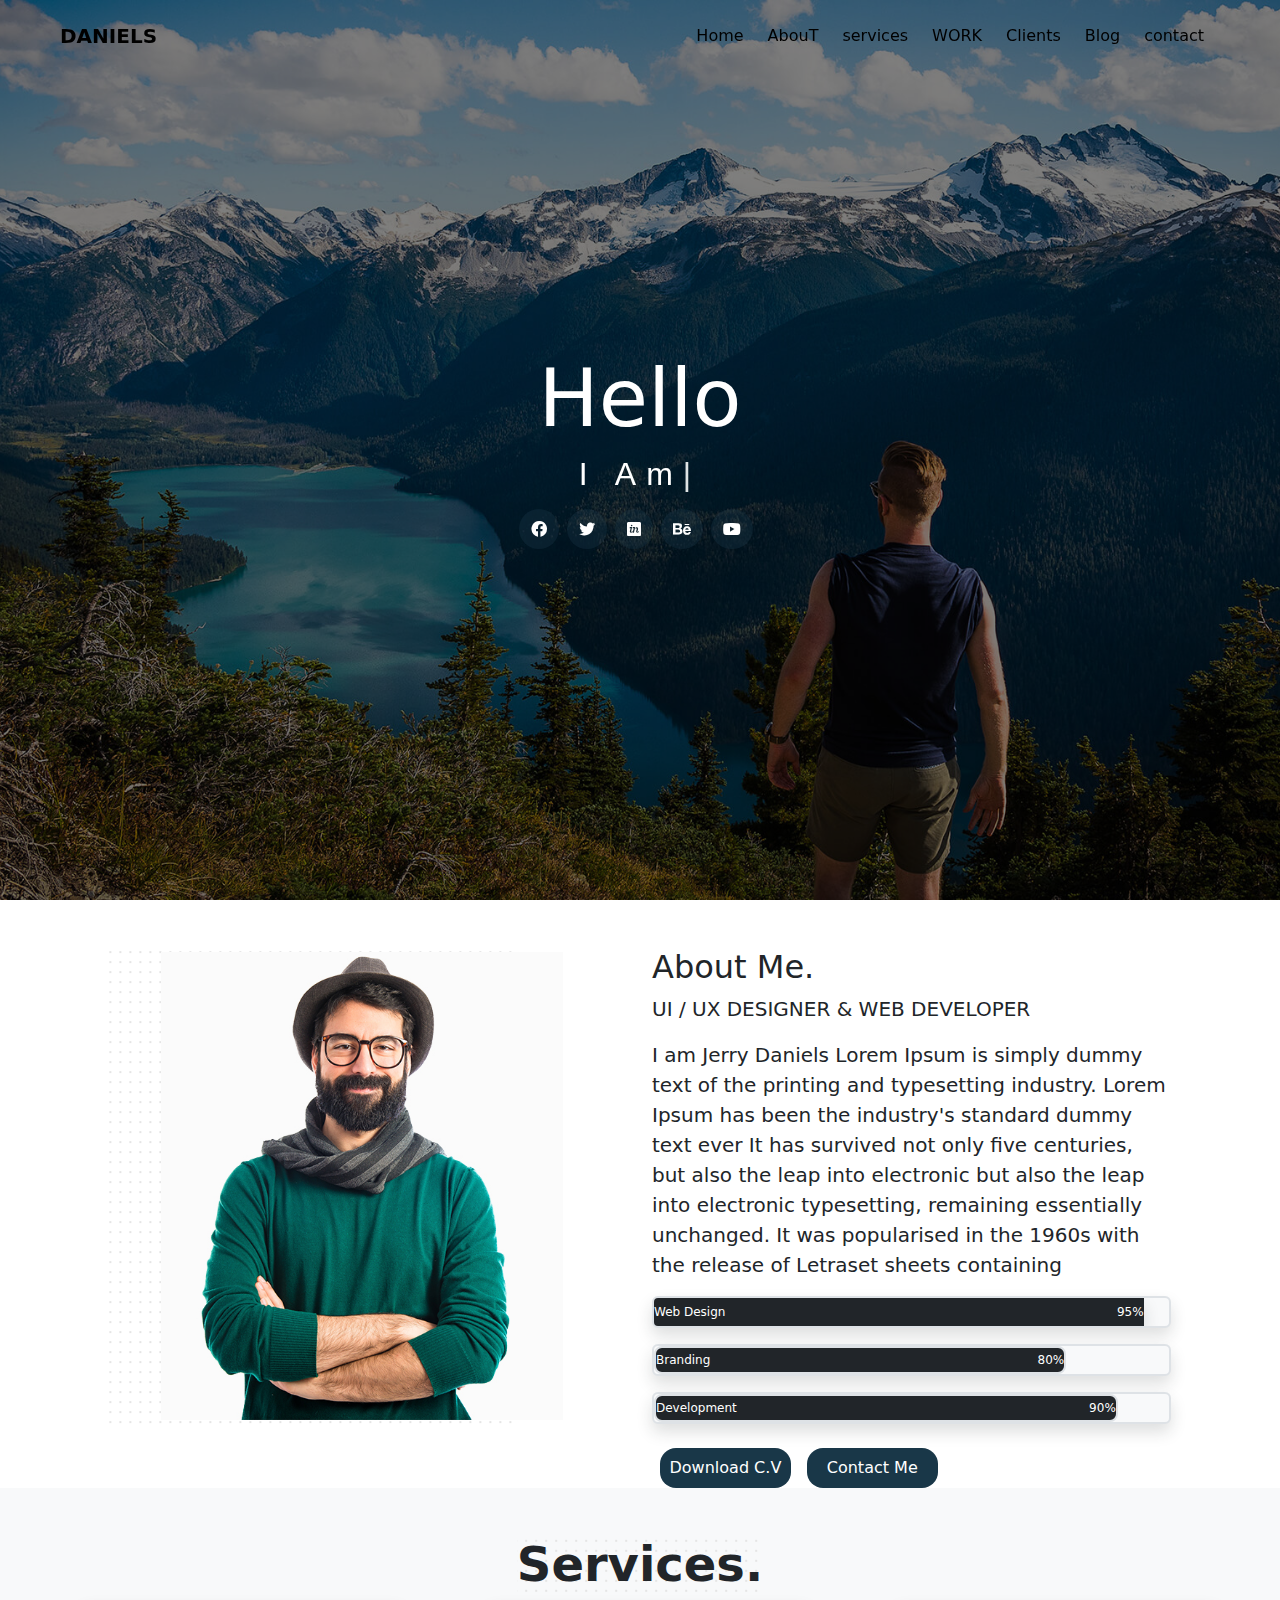
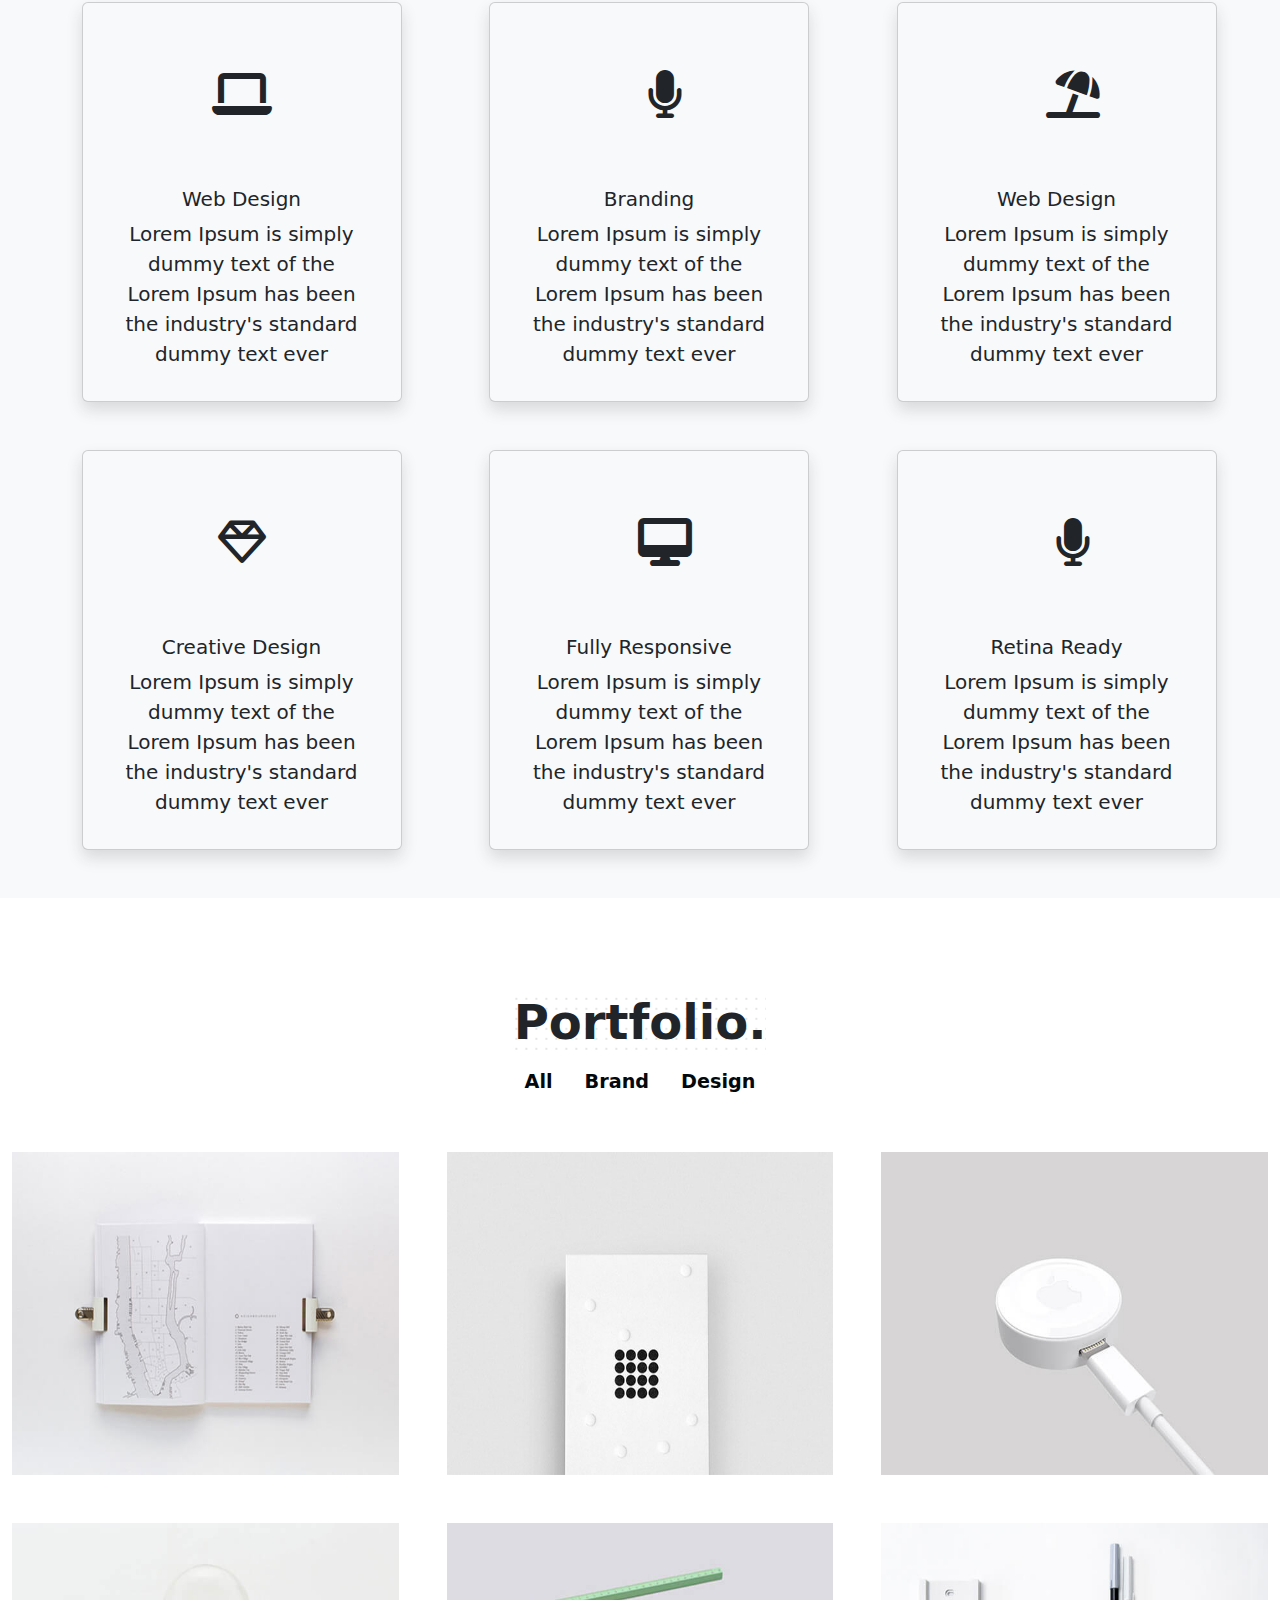
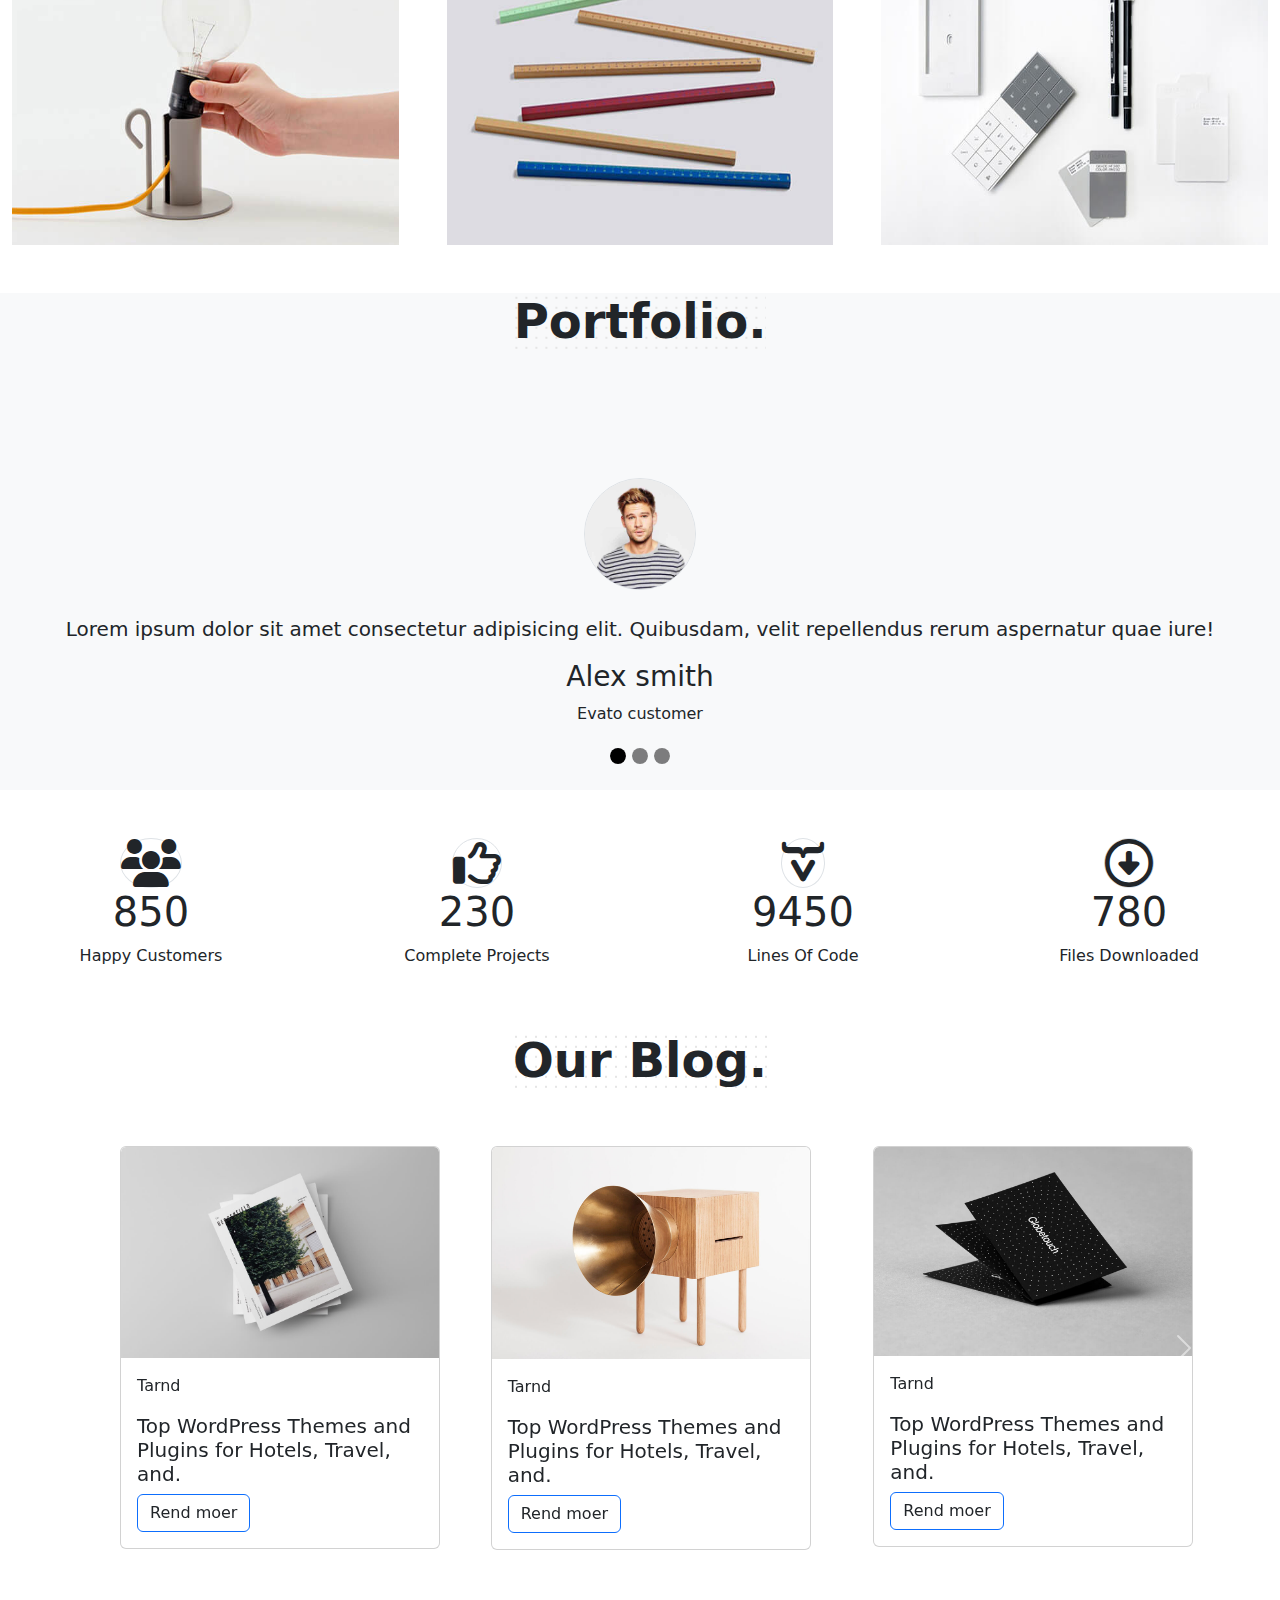
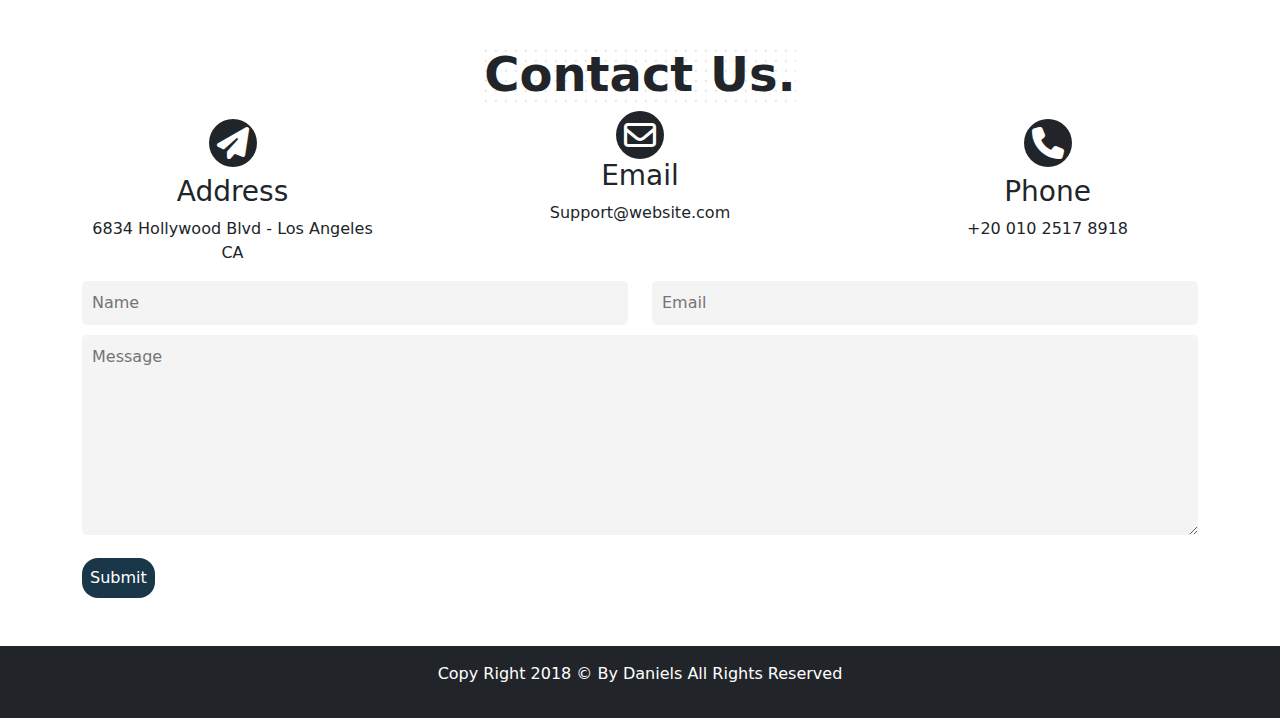
<file: index.html>
<!DOCTYPE html>
<html lang="en">
<head>
    <meta charset="UTF-8">
    <meta http-equiv="X-UA-Compatible" content="IE=edge">
    <meta name="viewport" content="width=device-width, initial-scale=1.0">
    <title>DANIELS</title>
    <!-- icone -->
    <link rel="icon" href="img/download.png">
    <!-- folder css -->
    <link rel="stylesheet" href="css/all.min.css">
    <!-- folder css all -->
    <link rel="stylesheet" href="css/style.css">
    <!-- folder bootstrap -->
    <link rel="stylesheet" href="css/bootstrap.min.css">
</head>
</head>
<body>
  <a href="#Home" id="btnup" class="btn bg-info rounded-circle text-white">
    <div>
      <i class="fas fa-arrow-up  "></i>
    </div>
  </a>
    <!-- nav -->
    <nav  id="navsled"  class="navbar navbar-expand-lg  position-fixed w-100 z-1">
        <div class="container-fluid">
          <a class="navbar-brand fw-bold ms-5 logo-hav" href="#">DANIELS</a>
          <button class="navbar-toggler" type="button" data-bs-toggle="collapse" data-bs-target="#navbarSupportedContent" aria-controls="navbarSupportedContent" aria-expanded="false" aria-label="Toggle navigation">
            <span class="navbar-toggler-icon"></span>
          </button>
          <div class="collapse navbar-collapse" id="navbarSupportedContent">
            <ul class="navbar-nav ms-auto p-2 mb-2 mb-lg-0 me-5">
              <li class="nav-item">
                <a class="nav-link text-hav active me-2" aria-current="page" href="#Home">Home</a>
            
              </li>
              <li class="nav-item">
                
                <a class="nav-link text-hav me-2" href="#AbouT">AbouT</a>
              </li>
              <li class="nav-item">
                <a class="nav-link text-hav me-2" href="#services">services</a>
              </li>
              <li class="nav-item">
                <a class="nav-link text-hav me-2" href="#work">WORK</a>
              </li>
           
           
              <li class="nav-item">
                <a class="nav-link text-hav me-2" href="#Clients">Clients</a>
              </li>
              <li class="nav-item">
                <a class="nav-link text-hav me-2" href="#Blog">Blog</a>
              </li>
              <li class="nav-item">
                <a class="nav-link text-hav" href="#contact">contact</a>
              </li>
           <!--  -->
            
          </div>
        </div>
      
      </nav>
      <!-- header -->
      <header id="Home" class=" text-white m-auto d-flex justify-content-center align-items-center" >
        <div class="contanier">
            <div class="row">
                   <div class="col-md-12 z-3 text-center">
                <div>
                    <h1 class="fa-5x">Hello</h1>
                    <h2 class="">I Am</h2>
                    <div class="col-md-12 d-flex justify-content-center  mt-3">
                        <div class="border-0  rounded-circle me-2 bg-miean p-1 ">
                            <i class="fa-brands fa-facebook p-2 i-hav"></i>
                        </div>
                        <div class="border-0  rounded-circle me-2 bg-miean p-1">
                            <i class="fa-brands fa-twitter p-2 i-hav"></i>
                        </div>
                        <div class="border-0  rounded-circle me-2 bg-miean p-1">
                            <i class="fa-brands fa-invision p-2  i-hav"></i>
                        </div>
                        <div class="border-0  rounded-circle me-2 bg-miean p-1">
                             <i class="fa-brands fa-behance  p-2 i-hav"></i>
                        </div>
                        <div class="border-0  rounded-circle me-2 bg-miean p-1">
                            <i class="fa-brands fa-youtube p-2 i-hav"></i>
                        </div>
                        
                       
                        


                    </div>
                </div>
            </div></div>
         
        </div>

      </header>
      <!-- about -->
      <section id="AbouT" class="overflow-hidden">
        <div class="contanier">
            <div class="row justify-content-evenly mt-5">
                <div class="col-md-4">
                    <div class="immg-about">
                        <img src="img/hero.jpg" class="w-100 ms-5 p-1" alt="">
                    </div>
                    
                </div>
                <div class="col-md-5">
                    <div>
                         <h3 class="fs-2">About Me.</h3>
                    <p class="lead">UI / UX DESIGNER & WEB DEVELOPER</p>
                    <p class="lead">I am Jerry Daniels Lorem Ipsum is simply dummy text of the printing and typesetting industry. Lorem Ipsum has been the industry's standard dummy text ever It has survived not only five centuries, but also the leap into electronic but also the leap into electronic typesetting, remaining essentially unchanged. It was popularised in the 1960s with the release of Letraset sheets containing</p>
                    </div>
                    <div class="about-progress">
 
                    <div class="progress mb-3 border border-2 bg-light shadow "  role="progressbar" aria-label="Basic example" aria-valuenow="0" aria-valuemin="0" aria-valuemax="100">
                      
                        <div class="progress-bar bg-dark  bg-light shadow " style="width: 95%;"> <div class="d-flex justify-content-between mt-3"><p>Web Design</p> <p>95%</p></div></div>
                      </div>
                      <div class="progress  mb-3 border border-2 bg-light shadow " role="progressbar" aria-label="Basic example" aria-valuenow="25" aria-valuemin="0" aria-valuemax="100">
                        <div class="progress-bar bg-dark  border rounded-3" style="width: 80%"><div class="d-flex justify-content-between mt-3"><p>Branding </p> <p>80%</p></div></div>
                      </div>
                      <div class="progress mb-3 border border-2 bg-light shadow " role="progressbar" aria-label="Basic example" aria-valuenow="50" aria-valuemin="0" aria-valuemax="100">
                        <div class="progress-bar bg-dark  border rounded-3  " style="width: 90%"><div class="d-flex justify-content-between mt-3"><p>Development</p> <p>90%</p></div></div>
                      </div>
                    
                    </div>
                    <div class="row mt-4 ms-2 ">
                      <button class="w-25 me-3 p-2 text-white butt-hav border-0 rounded-4">Download C.V</button>
                      <button class="w-25  me-3 p-2 text-white butt-hav border-0 rounded-4">Contact Me</button>

                    </div>

                   
                
                </div>
            </div>
        </div>

      </section>
      <!-- services -->
      <section id="services" class="overflow-hidden bg-light mb-5">
        <div class="contanier ">
          <div class="d-flex justify-content-center mt-5">
            <h1 class="head-bg fw-bold fa-3x ">Services.</h1>

          </div>
          <div class="contnaier">
            <div class="row justify-content-evenly ">
              <div class="col-md-3 ">
                <div class="card m-auto shadow p-3 mb-5 bg-body-tertiary rounded " style="width: 20rem; ">
                  <div  class="m-auto">
                    <div class=" fonnt-hav border rounded-circle p-4 m-3 bg-light border-0 ">
                      <div class=" text-center  fa-3x">
                        <i class="fa-solid fa-laptop "></i>
                      </div>
                      
                    </div>
                    
                  </div>
                  <div class="card-body text-center">
                    <h5 class="card-title">Web Design</h5>
                    <p class="card-text lead">Lorem Ipsum is simply dummy text of the Lorem Ipsum has been the industry's standard dummy text ever</p>
                  
                  </div>
                </div>
              </div>
              <div class="col-md-3">
                <div class="card m-auto shadow p-3 mb-5 bg-body-tertiary rounded" style="width: 20rem;">
                  <div  class="m-auto">
                    <div class=" fonnt-hav border rounded-circle p-4 m-3 bg-light border-0 w-100 ">
                      <div class=" text-center  fa-3x">
                        <i class="fa-solid fa-microphone "></i>
                      </div>
                      
                    </div>
                    
                  </div>
                  <div class="card-body text-center">
                    <h5 class="card-title">Branding</h5>
                    <p class="card-text lead">Lorem Ipsum is simply dummy text of the Lorem Ipsum has been the industry's standard dummy text ever</p>
                  
                  </div>
                </div>
              </div>
              <div class="col-md-3">
                <div class="card m-auto shadow p-3 mb-5 bg-body-tertiary rounded" style="width: 20rem;">
                  <div  class="m-auto">
                    <div class=" fonnt-hav border rounded-circle p-4 m-3 bg-light border-0 w-100">
                      <div class=" text-center fa-3x">
                        <i class="fa-solid fa-umbrella-beach "></i>
                      </div>
                      
                    </div>
                    
                  </div>
                  <div class="card-body text-center">
                    <h5 class="card-title">Web Design</h5>
                    <p class="card-text lead">Lorem Ipsum is simply dummy text of the Lorem Ipsum has been the industry's standard dummy text ever</p>
                  
                  </div>
                </div>
              </div>
              

              
              
                 
                </div>
              </div>
              <div class="contnaier">
                <div class="row justify-content-evenly ">
                  <div class="col-md-3 ">
                    <div class="card m-auto shadow p-3 mb-5 bg-body-tertiary rounded" style="width: 20rem;">
                      <div  class="m-auto">
                        <div class=" fonnt-hav border rounded-circle p-4 m-3 bg-light border-0 ">
                          <div class=" text-center fa-3x">
                            <i class="fa-regular fa-gem "></i>
                          </div>
                          
                        </div>
                        
                      </div>
                      <div class="card-body text-center">
                        <h5 class="card-title">Creative Design</h5>
                        <p class="card-text lead">Lorem Ipsum is simply dummy text of the Lorem Ipsum has been the industry's standard dummy text ever</p>
                      
                      </div>
                    </div>
                  </div>
                  <div class="col-md-3">
                    <div class="card m-auto shadow p-3 mb-5 bg-body-tertiary rounded" style="width: 20rem;">
                      <div  class="m-auto">
                        <div class=" fonnt-hav border rounded-circle p-4 m-3 bg-light border-0 w-100 ">
                          <div class=" text-center fa-3x">
                            <i class="fa-solid fa-desktop"></i>
                          </div>
                          
                        </div>
                        
                      </div>
                      <div class="card-body text-center">
                        <h5 class="card-title">Fully Responsive</h5>
                        <p class="card-text lead">Lorem Ipsum is simply dummy text of the Lorem Ipsum has been the industry's standard dummy text ever</p>
                      
                      </div>
                    </div>
                  </div>
                  <div class="col-md-3">
                    <div class="card m-auto shadow p-3 mb-5 bg-body-tertiary rounded" style="width: 20rem;">
                      <div  class="m-auto">
                        <div class=" fonnt-hav border rounded-circle p-4 m-3 bg-light border-0 w-100">
                          <div class=" text-center fa-3x">
                            <i class="fa-solid fa-microphone "></i>
                          </div>
                          
                        </div>
                        
                      </div>
                      <div class="card-body text-center">
                        <h5 class="card-title">Retina Ready</h5>
                        <p class="card-text lead">Lorem Ipsum is simply dummy text of the Lorem Ipsum has been the industry's standard dummy text ever</p>
                      
                      </div>
                    </div>
                  </div>
                  
    
                  
                  
                     
                    </div>
                  </div>
            </div>
          </div>
        </div>

      </section>
      <!-- works -->
      <section id="work" class=" overflow-hidden">
        <div class="contanier">
          <div class="d-flex justify-content-center mt-5">
            <h1 class="head-bg fw-bold fa-3x ">Portfolio.</h1>

          </div>
          <div>
            <ul class="nav nav-pills d-flex justify-content-center" id="pills-tab" role="tablist">
              <li class="nav-item" role="presentation">
                <button class="nav-link active" id="pills-home-tab" data-bs-toggle="pill" data-bs-target="#pills-home" type="button" role="tab" aria-controls="pills-home" aria-selected="true">All</button>
              </li>
              <li class="nav-item" role="presentation">
                <button class="nav-link" id="pills-profile-tab" data-bs-toggle="pill" data-bs-target="#pills-profile" type="button" role="tab" aria-controls="pills-profile" aria-selected="false">Brand</button>
              </li>
              <li class="nav-item" role="presentation">
                <button class="nav-link" id="pills-contact-tab" data-bs-toggle="pill" data-bs-target="#pills-contact" type="button" role="tab" aria-controls="pills-contact" aria-selected="false">Design</button>
              </li>
            </ul>
            <div class="tab-content" id="pills-tabContent">
              <div class="tab-pane fade show active" id="pills-home" role="tabpanel" aria-labelledby="pills-home-tab" tabindex="0">
                <div class="row justify-content-evenly">
                  <div class="col-md-4 gx-5 gy-5">
                    <div class="work m-auto">
                      <img src="img/portfolio/2.jpg" class="w-100" alt="">
                      <div class="work-bg d-flex flex-column justify-content-center align-items-center ">
                        <H3>WEB DESIGN</H3>
                        <div class="d-flex">
                            <div class="ICON  bg-dark text-X border-0 rounded-circle d-flex justify-content-center align-items-center text-white m-2">
                              <i class="fa-brands fa-searchengin fa-2x"></i>
                             </div>
                          
      
                            <div class="ICON bg-dark text-X border-0 rounded-circle d-flex justify-content-center align-items-center text-white m-2">
                              <i class="fa-brands fa-sellcast fa-2x"></i>
                            </div>
                          </div>
                                      
                        </div>
                      </div>
                    </div>
                    <div class="col-md-4  gx-5 gy-5">
                      <div class="work m-auto ">
                        <img src="img/portfolio/3.jpg" class="w-100" alt="">
                        <div class="work-bg d-flex flex-column justify-content-center align-items-center ">
                          <H3>WEB DESIGN</H3>
                          <div class="d-flex">
                              <div class="ICON  bg-dark text-X border-0 rounded-circle d-flex justify-content-center align-items-center text-white m-2">
                                <i class="fa-brands fa-searchengin fa-2x"></i>
                               </div>
                            
        
                              <div class="ICON bg-dark text-X border-0 rounded-circle d-flex justify-content-center align-items-center text-white m-2">
                                <i class="fa-brands fa-sellcast fa-2x"></i>
                              </div>
                            </div>
                                        
                          </div>
                        </div>
                      </div>
                      <div class="col-md-4 gx-5 gy-5">
                        <div class="work m-auto">
                          <img src="img/portfolio/1.jpg" class="w-100" alt="">
                          <div class="work-bg d-flex flex-column justify-content-center align-items-center ">
                            <H3>WEB DESIGN</H3>
                            <div class="d-flex">
                                <div class="ICON  bg-dark text-X border-0 rounded-circle d-flex justify-content-center align-items-center text-white m-2">
                                  <i class="fa-brands fa-searchengin fa-2x"></i>
                                 </div>
                              
          
                                <div class="ICON bg-dark text-X border-0 rounded-circle d-flex justify-content-center align-items-center text-white m-2">
                                  <i class="fa-brands fa-sellcast fa-2x"></i>
                                </div>
                              </div>
                                          
                            </div>
                          </div>
                        </div>
                        <div class="col-md-4 gx-5 gy-5">
                          <div class="work m-auto">
                            <img src="img/portfolio/4.jpg" class="w-100" alt="">
                            <div class="work-bg d-flex flex-column justify-content-center align-items-center w-100">
                              <H3>WEB DESIGN</H3>
                              <div class="d-flex">
                                  <div class="ICON  bg-dark text-X border-0 rounded-circle d-flex justify-content-center align-items-center text-white m-2">
                                    <i class="fa-brands fa-searchengin fa-2x"></i>
                                   </div>
                            
                      
                                  <div class="ICON bg-dark text-X border-0 rounded-circle d-flex justify-content-center align-items-center text-white m-2">
                                    <i class="fa-brands fa-sellcast fa-2x"></i>
                                  </div>
                                </div>
                                            
                              </div>
                            </div>
                          </div>
                          <div class="col-md-4 gx-5 gy-5">
                            <div class="work m-auto ">
                              <img src="img/portfolio/5.jpg" class="w-100" alt="">
                              <div class="work-bg d-flex flex-column justify-content-center align-items-center">
                                <H3>WEB DESIGN</H3>
                                <div class="d-flex">
                                    <div class="ICON  bg-dark text-X border-0 rounded-circle d-flex justify-content-center align-items-center text-white m-2">
                                      <i class="fa-brands fa-searchengin fa-2x"></i>
                                     </div>
                                  
                      
                                    <div class="ICON bg-dark text-X border-0 rounded-circle d-flex justify-content-center align-items-center text-white m-2">
                                      <i class="fa-brands fa-sellcast fa-2x"></i>
                                    </div>
                                  </div>
                                              
                                </div>
                              </div>
                            </div>
                            <div class="col-md-4 gx-5 gy-5">
                              <div class="work m-auto">
                                <img src="img/portfolio/6.jpg" class="w-100" alt="">
                                <div class="work-bg d-flex flex-column justify-content-center align-items-center">
                                  <H3>WEB DESIGN</H3>
                                  <div class="d-flex">
                                      <div class="ICON  bg-dark text-X border-0 rounded-circle d-flex justify-content-center align-items-center text-white m-2">
                                        <i class="fa-brands fa-searchengin fa-2x"></i>
                                       </div>
                                    
                      
                                      <div class="ICON bg-dark text-X border-0 rounded-circle d-flex justify-content-center align-items-center text-white m-2">
                                        <i class="fa-brands fa-sellcast fa-2x"></i>
                                      </div>
                                    </div>
                                                
                                  </div>
                                </div>
                              </div>
       
                        
                </div>
              </div>
              <div class="tab-pane fade" id="pills-profile" role="tabpanel" aria-labelledby="pills-profile-tab" tabindex="0">
                <div class="row justify-content-evenly">
               
                      <div class="col-md-4 gx-5 gy-5">
                        <div class="work m-auto">
                          <img src="img/portfolio/1.jpg" class="w-100" alt="">
                          <div class="work-bg d-flex flex-column justify-content-center align-items-center ">
                            <H3>WEB DESIGN</H3>
                            <div class="d-flex">
                                <div class="ICON  bg-dark text-X border-0 rounded-circle d-flex justify-content-center align-items-center text-white m-2">
                                  <i class="fa-brands fa-searchengin fa-2x"></i>
                                 </div>
                              
          
                                <div class="ICON bg-dark text-X border-0 rounded-circle d-flex justify-content-center align-items-center text-white m-2">
                                  <i class="fa-brands fa-sellcast fa-2x"></i>
                                </div>
                              </div>
                                          
                            </div>
                          </div>
                        </div>
                       
                            <div class="col-md-4 gx-5 gy-5">
                              <div class="work m-auto">
                                <img src="img/portfolio/6.jpg" class="w-100" alt="">
                                <div class="work-bg d-flex flex-column justify-content-center align-items-center">
                                  <H3>WEB DESIGN</H3>
                                  <div class="d-flex">
                                      <div class="ICON  bg-dark text-X border-0 rounded-circle d-flex justify-content-center align-items-center text-white m-2">
                                        <i class="fa-brands fa-searchengin fa-2x"></i>
                                       </div>
                                    
                      
                                      <div class="ICON bg-dark text-X border-0 rounded-circle d-flex justify-content-center align-items-center text-white m-2">
                                        <i class="fa-brands fa-sellcast fa-2x"></i>
                                      </div>
                                    </div>
                                                
                                  </div>
                                </div>
                              </div>
       
                        
                </div>
              </div>
              <div class="tab-pane fade" id="pills-contact" role="tabpanel" aria-labelledby="pills-contact-tab" tabindex="0">
                <div class="row justify-content-evenly">
                  <div class="col-md-4 gx-5 gy-5">
                    <div class="work m-auto">
                      <img src="img/portfolio/2.jpg" class="w-100" alt="">
                      <div class="work-bg d-flex flex-column justify-content-center align-items-center ">
                        <H3>WEB DESIGN</H3>
                        <div class="d-flex">
                            <div class="ICON  bg-dark text-X border-0 rounded-circle d-flex justify-content-center align-items-center text-white m-2">
                              <i class="fa-brands fa-searchengin fa-2x"></i>
                             </div>
                          
      
                            <div class="ICON bg-dark text-X border-0 rounded-circle d-flex justify-content-center align-items-center text-white m-2">
                              <i class="fa-brands fa-sellcast fa-2x"></i>
                            </div>
                          </div>
                                      
                        </div>
                      </div>
                    </div>
                    <div class="col-md-4  gx-5 gy-5">
                      <div class="work m-auto ">
                        <img src="img/portfolio/3.jpg" class="w-100" alt="">
                        <div class="work-bg d-flex flex-column justify-content-center align-items-center ">
                          <H3>WEB DESIGN</H3>
                          <div class="d-flex">
                              <div class="ICON  bg-dark text-X border-0 rounded-circle d-flex justify-content-center align-items-center text-white m-2">
                                <i class="fa-brands fa-searchengin fa-2x"></i>
                               </div>
                            
        
                              <div class="ICON bg-dark text-X border-0 rounded-circle d-flex justify-content-center align-items-center text-white m-2">
                                <i class="fa-brands fa-sellcast fa-2x"></i>
                              </div>
                            </div>
                                        
                          </div>
                        </div>
                      </div>
                      <div class="col-md-4 gx-5 gy-5">
                        <div class="work m-auto">
                          <img src="img/portfolio/1.jpg" class="w-100" alt="">
                          <div class="work-bg d-flex flex-column justify-content-center align-items-center ">
                            <H3>WEB DESIGN</H3>
                            <div class="d-flex">
                                <div class="ICON  bg-dark text-X border-0 rounded-circle d-flex justify-content-center align-items-center text-white m-2">
                                  <i class="fa-brands fa-searchengin fa-2x"></i>
                                 </div>
                              
          
                                <div class="ICON bg-dark text-X border-0 rounded-circle d-flex justify-content-center align-items-center text-white m-2">
                                  <i class="fa-brands fa-sellcast fa-2x"></i>
                                </div>
                              </div>
                                          
                            </div>
                          </div>
                        </div>
                   
       
                        
                </div>
              </div>
              
            </div>
          </div>
          


                
            </div>
            
            
          </div>


        </div>
      </section>
      <!--Clients -->
      <section id="Clients" class=" overflow-hidden "> 
        <div class="contanier bg-light">
          <div class="d-flex justify-content-center mt-5">
            <h1 class="head-bg fw-bold fa-3x ">Portfolio.</h1>

          </div>
          <div class="row">
            <div class="col-md-12 gy-5 gx-5">
              <div id="carouselExampleDark" class="carousel carousel-dark slide">
                <div class="carousel-indicators">
                  <button type="button" data-bs-target="#carouselExampleDark" data-bs-slide-to="0" class="active" aria-current="true" aria-label="Slide 1"></button>
                  <button type="button" data-bs-target="#carouselExampleDark" data-bs-slide-to="1" aria-label="Slide 2"></button>
                  <button type="button" data-bs-target="#carouselExampleDark" data-bs-slide-to="2" aria-label="Slide 3"></button>
                </div>
                <div class="carousel-inner">
                  <div class="carousel-item text-center active" data-bs-interval="10000">
                    <div class=" w-100 p-5 bg-light">
                      <img src="img/clients/1 (1).jpg" class=" bg-carsel border rounded-circle  m-4" alt="">
                      <p class="lead">Lorem ipsum dolor sit amet consectetur adipisicing elit. Quibusdam, velit repellendus rerum aspernatur quae iure!</p>
                      <h3>Alex smith</h3>
                      <p>Evato customer</p>
                    </div>
                    
                  </div>
                  <div class="carousel-item text-center" data-bs-interval="2000">
                    <div class=" w-100 p-5 bg-light">
                      <img src="img/clients/1 (1).jpg" class=" bg-carsel border rounded-circle  m-4" alt="">
                      <p class="lead">Lorem ipsum dolor sit amet consectetur adipisicing elit. Quibusdam, velit repellendus rerum aspernatur quae iure!</p>
                      <h3>Alex smith</h3>
                      <p>Evato customer</p>
                    </div>
                  </div>
                  <div class="carousel-item text-center">
                    <div class=" w-100 p-5 bg-light">
                      <img src="img/clients/1 (1).jpg" class=" bg-carsel border rounded-circle  m-4" alt="">
                      <p class="lead">Lorem ipsum dolor sit amet consectetur adipisicing elit. Quibusdam, velit repellendus rerum aspernatur quae iure!</p>
                      <h3>Alex smith</h3>
                      <p>Evato customer</p>
                    </div>
                  </div>
                </div>
                
              </div>
            </div>
          </div>
        
              </div>
            <div class="contanier mt-5">
              <div class="row">
                <div class="col-md-3">
                    <div class=" text-center">
                      <i class="fa-solid fa-users fa-3x iconn-hanv border rounded-circle "></i>
                      <h1>850</h1>
                      <p>Happy Customers</p>
                    </div>

                </div>

                <div class="col-md-3">
                  <div class=" text-center">
                    <i class="fa-regular fa-thumbs-up fa-3x iconn-hanv border rounded-circle"></i>
                    <h1>230</h1>
                    <p>Complete Projects</p>
                  </div>

              </div>

              <div class="col-md-3">
                <div class=" text-center">
                  <i class="fa-brands fa-vaadin fa-3x iconn-hanv border rounded-circle"></i>
                  <h1>9450</h1>
                  <p>Lines Of Code</p>
                </div>

            </div>
            <div class="col-md-3">
              <div class=" text-center">
                <i class="fa-regular fa-circle-down fa-3x iconn-hanv border rounded-circle"></i>
                <h1>780</h1>
                <p>Files Downloaded</p>
              </div>

          </div>

              </div>
            </div>
          
          
        
      </section>
      <section id="Blog" class=" overflow-hidden">
        <div class="contanier">
          <div class="d-flex justify-content-center mt-5">
            <h1 class="head-bg fw-bold fa-3x ">Our Blog.</h1>

          </div>
          <div id="carouselExampleControlsNoTouching" class="carousel slide" data-bs-touch="false">
            <div class="carousel-inner">
              <div class="carousel-item active">
                <div class="row justify-content-evenly p-5 ms-5">
                  <div class="col-md-4 gx-5">
                    <div class="card overflow-hidden" style="width: 20rem;">
                      <img src="img/blog/1.jpg" class="card-img-top" alt="...">
                      <div class="card-body">
                        <p>Tarnd</p>
                        <h5 class="card-title">Top WordPress Themes and Plugins for Hotels, Travel, and.</h5>
                        <a href="#" class="btn btn-primary bg-transparent text-dark butt-hav ">Rend moer</a>
                      </div>
                    </div>
                  </div>
                  <div class="col-md-4">
                    <div class="card overflow-hidden" style="width: 20rem;">
                      <img src="img/blog/2.jpg" class="card-img-top" alt="...">
                      <div class="card-body">
                        <p>Tarnd</p>
                        <h5 class="card-title">Top WordPress Themes and Plugins for Hotels, Travel, and.</h5>
                        <a href="#" class="btn btn-primary bg-transparent text-dark butt-hav ">Rend moer</a>
                      </div>
                    </div>
                  </div>
                  <div class="col-md-4">
                    <div class="card overflow-hidden" style="width: 20rem;">
                      <img src="img/blog/3.jpg" class="card-img-top" alt="...">
                      <div class="card-body">
                        <p>Tarnd</p>
                        <h5 class="card-title">Top WordPress Themes and Plugins for Hotels, Travel, and.</h5>
                        <a href="#" class="btn btn-primary bg-transparent text-dark butt-hav ">Rend moer</a>
                      </div>
                    </div>
                  </div>
               
                </div>
              </div>
              <div class="carousel-item p-3">
                <div class="row justify-content-around p-5 ms-5">
                  <div class="col-md-4 gx-5">
                    <div class="card overflow-hidden" style="width: 20rem;">
                      <img src="img/blog/1.jpg" class="card-img-top" alt="...">
                      <div class="card-body">
                        <p>Tarnd</p>
                        <h5 class="card-title">Top WordPress Themes and Plugins for Hotels, Travel, and.</h5>
                        <a href="#" class="btn btn-primary bg-transparent text-dark butt-hav ">Rend moer</a>
                      </div>
                    </div>
                  </div>
                  <div class="col-md-4">
                    <div class="card overflow-hidden" style="width: 20rem;">
                      <img src="img/blog/2.jpg" class="card-img-top" alt="...">
                      <div class="card-body">
                        <p>Tarnd</p>
                        <h5 class="card-title">Top WordPress Themes and Plugins for Hotels, Travel, and.</h5>
                        <a href="#" class="btn btn-primary bg-transparent text-dark butt-hav ">Rend moer</a>
                      </div>
                    </div>
                  </div>
                 
                  <div class="col-md-4">
                    <div class="card overflow-hidden" style="width: 20rem;">
                      <img src="img/blog/4.jpg" class="card-img-top" alt="...">
                      <div class="card-body">
                        <p>Tarnd</p>
                        <h5 class="card-title">Top WordPress Themes and Plugins for Hotels, Travel, and.</h5>
                        <a href="#" class="btn btn-primary bg-transparent text-dark butt-hav ">Rend moer</a>
                      </div>
                    </div>
                  </div>
                </div>
              </div>
            
            </div>
            <button class="carousel-control-prev" type="button" data-bs-target="#carouselExampleControlsNoTouching" data-bs-slide="prev">
              <span class="carousel-control-prev-icon" aria-hidden="true"></span>
              <span class="visually-hidden">Previous</span>
            </button>
            <button class="carousel-control-next" type="button" data-bs-target="#carouselExampleControlsNoTouching" data-bs-slide="next">
              <span class="carousel-control-next-icon" aria-hidden="true"></span>
              <span class="visually-hidden">Next</span>
            </button>
          </div>
        </div>

      </section>
<section id="contact" class=" overflow-hidden">
  <div class="contanier">
  
    <div class="d-flex justify-content-center mt-5">
      <h1 class="head-bg fw-bold fa-3x ">Contact Us.</h1>

    </div>

    <div class="row justify-content-evenly">
      <div class="col-md-3 text-center">
        <div class="m-auto text-center d-flex justify-content-center flex-column align-items-lg-center">
          <div class="ICON  bg-dark text-X border-0 rounded-circle d-flex justify-content-center align-items-center text-white m-2">
            <i class="fa-solid fa-paper-plane fa-2x"></i>
           </div>
           <h3>Address</h3>
           <p>6834 Hollywood Blvd - Los Angeles CA</p>
        </div>
      </div>
      <div class="col-md-3  ">
        <div class="m-auto text-center d-flex justify-content-center flex-column align-items-lg-center">
          <div class="ICON  bg-dark text-X border-0 rounded-circle d-flex justify-content-md-center align-items-md-center text-white  ">
            <i class="fa-regular fa-envelope fa-2x"></i>
           </div>

            <h3>Email</h3>
           <p>Support@website.com</p>
          
        </div>
      </div>
      <div class="col-md-3 text-center">
        <div class="m-auto text-center d-flex justify-content-center flex-column align-items-lg-center">
          <div class="ICON  bg-dark text-X border-0 rounded-circle d-flex justify-content-center align-items-center text-white m-2">
            <i class="fa-solid fa-phone fa-2x"></i>
           </div>
           <h3>Phone</h3>
           <p>+20 010 2517 8918</p>
        </div>
      </div>
    </div>
  </div>
<div class="container">
  <div class="controls">

    <div class="row">
        <div class="col-md-6 ">
            <div class="form-group has-error has-danger fromm">
                <input id="form_name" type="text" name="name" placeholder="Name" required="required">
            </div>
        </div>

         <div class="col-md-6 ">
            <div class="form-group fromm">
                <input id="form_email" type="email" name="email" placeholder="Email" required="required">
            </div>
        </div>
    </div>
    <div class="row">
        <div class="col-md-12">
            <div class="form-group has-error has-danger  fromm">
                <textarea id="form_message" name="message" placeholder="Message" rows="4" required="required"></textarea>
            </div>
            <input  type="submit" value="Submit" class=" me-3 p-2 text-white butt-hav border-0 rounded-4 mt-3">
            
        </div>
    </div>
</div>
</div>
<footer>
  
    <div class="row">
      <div class="col-md-12 text-center bg-dark w-100 m-0 text-white p-3 mt-5">
        <p>Copy Right 2018 © By Daniels All Rights Reserved</p>
      </div>
      
    </div>
  </div>
</footer>
</section>
      <script src="js/jquery-3.5.1.slim.min.js"></script>
      <script src="js/main.js"></script>
      <script src="js/bootstrap.min.js"></script>
      <script src="js/popper.min.js"></script>
</body>
</html>
</file>
<file: css/style.css>
*{
    --meian-color:#193748;
}
#btnup{
    position: fixed;
    right: 30px;
    display: none;
    bottom: 30px;
    z-index: 66666;
    transition: all 5s !important;
}
#btnup:hover{
    background-color: #19374857  !important;
       color: aqua !important;
       border:  10px aqua  !important;
}

.text-meian{
    color: var(--meian-color);
}
.bg-miean{
    background-color: #19374857 !important;
    background-color: white;
}
/* nav */
#navsled{
    transition: all 2s;
}
.logo-hav{
transition: all 1s;


}
.logo-hav:hover{

    font-size: x-large;
    color: var(--meian-color)  !important;
}
.text-hav{
    color: black !important;
    transition: all 1s !important;
    position: relative;
}


.text-hav:hover{
    color: var(--meian-color)  !important; 
font-size: large !important;
border-bottom: #03080a solid 2px;
}
/* header */
header{
    background-image: url(bg.jpg) !important;
    background-position: center center;
    height: 100vh;
    background-size: cover;
}
header::before{
    content: "";
    position: absolute;
    width: 100%;
    background-color: rgba(0, 0, 0, 0.5);
    height: 100vh;
    z-index: 0;
    height: 100vh ;
    
}
h2::after{
    /* position: absolute; */
    content: "|";
    animation-name: cont-p ;
    animation-duration: 4s;

    animation-iteration-count: infinite;
    font-size: xx-large;

    color: #dee3e4 !important;
}

h2{
    font-family: 'Franklin Gothic Medium', 'Arial Narrow', Arial, sans-serif;
      letter-spacing: 10px;
}
h2::after{
    /* position: absolute; */
    content: "|";
    animation-name: cont-p ;
    animation-duration: 4s;

    animation-iteration-count: infinite;
    font-size: xx-large;

    color: #dee3e4 !important;
}

@keyframes cont-p {
    0%{ content: " |";}
    5%{ content: " D|";}
    10%{ content: "  DE|";}
    15%{ content: "  DEV|";}
    20%{ content: "  DEVE|";}
    25%{ content: "  DEVEL|";}
    30%{ content: "  DEVELO|";}
    35%{ content: "  DEVELOP|";}
    40%{ content: "  DEVELOPE|";}
    45%{ content: "  DEVELOPER|";}
    50%{ content: " |";}
    55%{ content: " D|";}
    60%{ content: " DE|";}
    65%{ content: " DEI|";}
    70%{ content: " DEIG|";}
    75%{ content: " DEIGN|";}
    80%{ content: " DEIGNE|";}
    85%{ content: " DEIGNER|";}

    90%{ content: "  DEIGNER..|";}
    95%{ content: "  DEIGNER...|";}

    95%{ content: " DEIGNER....|";}
}


.i-hav{
    transition: all 1s !important;
}

.i-hav:hover{
    color: #0d6dfdb0 !important;
    transform: perspective(500PX) rotateY(45DEG);

}

/* about */
.immg-about{
    background-image: url(../img/dots.png);
    background-repeat: repeat;
    background-position: center center;    
}


.progress{
    height: 2rem  !important;

}


.butt-hav{
    background-color: #193748 !important;
    transition: all 1s;

}
.butt-hav:hover{
    background-color: white  !important;
    color: #193748 !important;
    border: 2px solid #193748 !important;
    box-shadow: 1px 5px 5px 1px #193748!important;

}

/* Services. */
.head-bg{
    background-image: url(../img/dots.png);
    background-position: center center;



}
.fonnt-hav{
transition: all 1s;
}

/* 
.fonnt-hav:hover i{
    transform: perspective(500PX) rotateY(45DEG);
} */

.fonnt-hav:hover{
    background-color: #193748  !important;
    color: white !important;
box-shadow: -50px 2px 31px -4px  #19374857;
    transform: perspective(700PX) rotateY(30DEG);
}



/* Portfolio */
.work{
    position: relative;
  
}
.work-bg{
    position: absolute;
    background-color: #dee3e46e;
    top: 0;
    bottom: 0;
    transition: 1s  all;
    width: 100%;
    height: 100%;
    opacity: 0.0;
}
.work:hover .work-bg{
    opacity: 0.9;
}


.ICON{
    width: 3rem;
    height: 3rem;
    transition: all 1s;
}
.ICON:hover{
    background-color: aliceblue  !important;
    color: black !important;
    transform: perspective(700PX) rotateY(30DEG);
    box-shadow: -10px 2px 31px -4px  #03080a;
}

.nav-pills .nav-link.active{
color: #03080a !important;
background-color: transparent !important;
}

.nav-pills .nav-link{
    color: #03080a !important; 
    font-size: larger !important;
    font-weight: bold !important;
    transition: all 1s;

}

.nav-pills .nav-link:hover{
     border-bottom: #03080a solid 2px;
}



/* 
Clients */



.bg-carsel {
    width: 7rem !important;;
}


.carousel-dark .carousel-indicators [data-bs-target]{
    height: 1rem !important;
    width: 1rem !important;
    border-radius: 50% !important;
}


.iconn-hanv{
transition: all 1s !important;

}



.iconn-hanv:hover{
    color: #193748 !important;

    border-radius: 50%;
    transform: perspective(700PX) rotateY(30DEG) !important ;
    box-shadow: -10px 2px 31px -4px  #03080a !important;
    
}



.card IMG{
    transition: all 2s;
}
.card:HOVER IMG{
    transform: scale(1.1);
}



/* conatct */

.fromm input{ 
    width: 100%;
    border: 0;
    border-radius: 5px;
    padding: 10px;
    background: #f4f4f4;
}
.fromm textarea{
    width: 100%;
    margin-top: 10px;
    height: 200px;
    
    border: 0;
    border-radius: 5px;
    padding: 10px;
    background: #f4f4f4;
}
</file>
